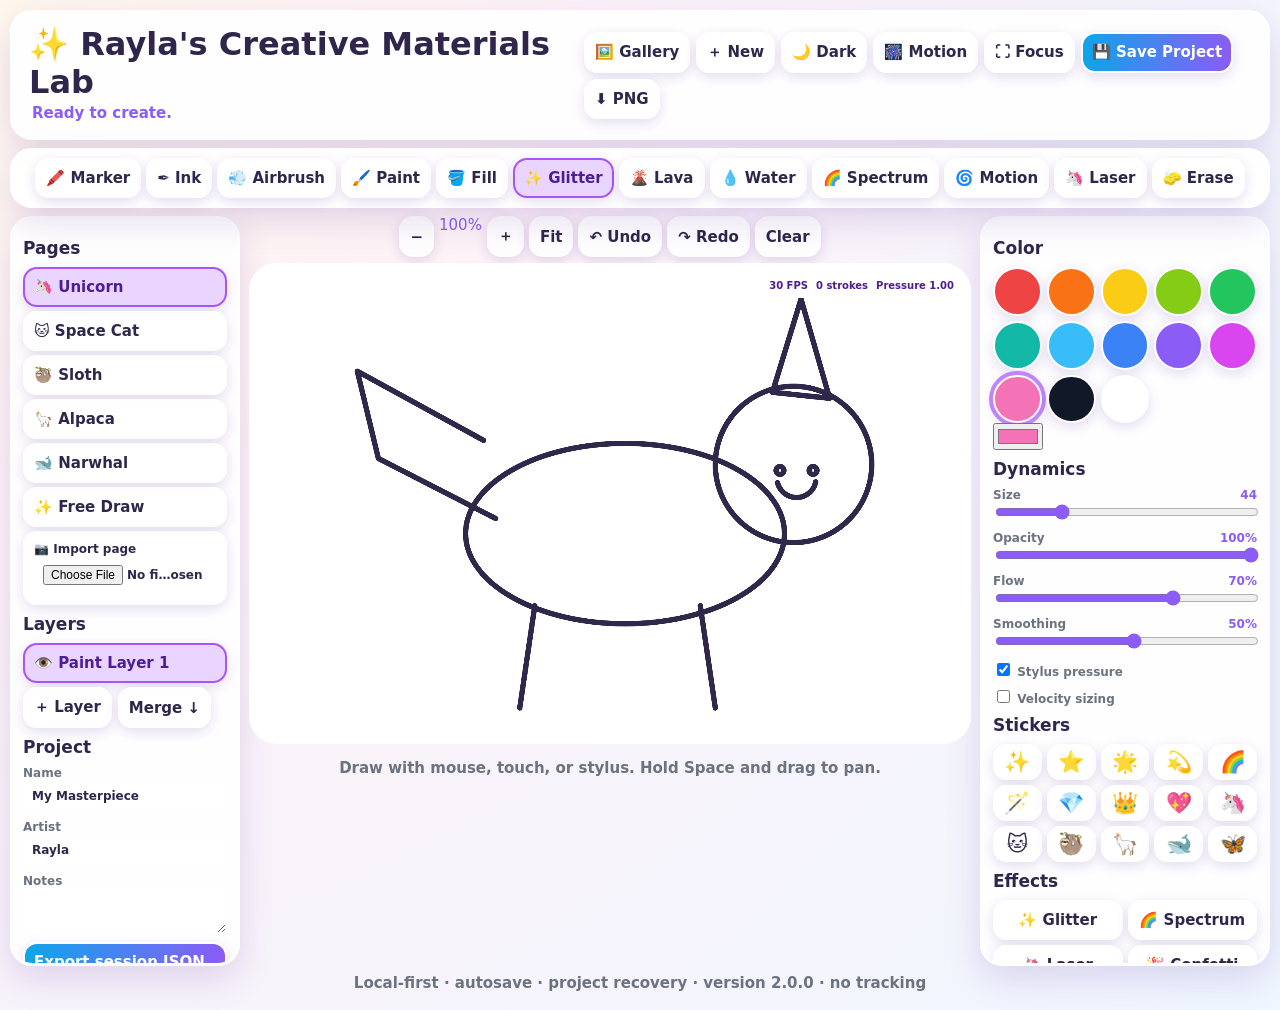
<file: index.html>
<!doctype html><html lang="en" data-theme="light"><head><meta charset="utf-8"><meta name="viewport" content="width=device-width,initial-scale=1,viewport-fit=cover"><meta name="theme-color" content="#8b5cf6"><title>Rayla's Creative Materials Lab</title><link rel="manifest" href="/manifest.webmanifest"><link rel="stylesheet" href="/static/styles.css"></head>
<body><a class="skip" href="#workspace">Skip to canvas</a>
<header><div><h1>✨ Rayla's Creative Materials Lab</h1><p id="status" role="status" aria-live="polite">Ready to create.</p></div><div class="actions"><button id="galleryBtn">🖼️ Gallery</button><button id="newBtn">＋ New</button><button id="themeBtn">🌙 Dark</button><button id="motionBtn">🎆 Motion</button><button id="focusBtn">⛶ Focus</button><button id="saveProjectBtn" class="primary">💾 Save Project</button><button id="exportBtn">⬇ PNG</button></div></header>
<nav id="tools" aria-label="Creative tools"></nav>
<main id="workspace"><aside class="panel left"><h2>Pages</h2><div id="pages"></div><label class="file">📷 Import page<input id="upload" type="file" accept="image/png,image/jpeg,image/webp"></label><h2>Layers</h2><div id="layers"></div><div class="row"><button id="addLayer">＋ Layer</button><button id="mergeLayer">Merge ↓</button></div><h2>Project</h2><label>Name<input id="projectName" value="My Masterpiece" maxlength="80"></label><label>Artist<input id="artist" value="Rayla" maxlength="80"></label><label>Notes<textarea id="notes" maxlength="1000"></textarea></label><button id="sessionBtn" class="wide">Export session JSON</button></aside>
<section class="stage"><div class="viewbar"><button id="zoomOut">−</button><output id="zoomOutText">100%</output><button id="zoomIn">＋</button><button id="fitBtn">Fit</button><button id="undoBtn">↶ Undo</button><button id="redoBtn">↷ Redo</button><button id="clearBtn">Clear</button></div><div id="viewport"><div id="canvasWrap"><canvas id="bg" width="2400" height="1600"></canvas><div id="layerStack"></div><canvas id="fx" width="2400" height="1600"></canvas><div id="telemetry"><span id="fps">60 FPS</span><span id="strokeCount">0 strokes</span><span id="pressure">Pressure 1.00</span></div></div></div><p class="hint">Draw with mouse, touch, or stylus. Hold Space and drag to pan.</p></section>
<aside class="panel right"><h2>Color</h2><div id="colors"></div><input id="customColor" type="color" value="#f472b6" aria-label="Custom color"><h2>Dynamics</h2><label>Size <output id="sizeOutput">44</output><input id="size" type="range" min="2" max="180" value="44"></label><label>Opacity <output id="opacityOutput">100%</output><input id="opacity" type="range" min="5" max="100" value="100"></label><label>Flow <output id="flowOutput">70%</output><input id="flow" type="range" min="5" max="100" value="70"></label><label>Smoothing <output id="smoothingOutput">50%</output><input id="smoothing" type="range" min="0" max="95" value="50"></label><label><input id="pressureOn" type="checkbox" checked> Stylus pressure</label><label><input id="velocityOn" type="checkbox"> Velocity sizing</label><h2>Stickers</h2><div id="stickers"></div><h2>Effects</h2><div id="effects"><button data-effect="glitter">✨ Glitter</button><button data-effect="spectrum">🌈 Spectrum</button><button data-effect="laser">🦄 Laser</button><button data-effect="confetti">🎉 Confetti</button></div></aside></main>
<dialog id="gallery"><form method="dialog"><header><h2>Artwork Gallery</h2><button>✕</button></header></form><div id="galleryGrid"></div></dialog><dialog id="confirm"><h2>Clear active layer?</h2><p>This can be undone.</p><div class="row"><button id="cancelClear">Cancel</button><button id="confirmClear" class="danger">Clear</button></div></dialog>
<footer>Local-first · autosave · project recovery · version 2.0.0 · no tracking</footer><script type="module" src="/static/js/app.js"></script></body></html>
</file>
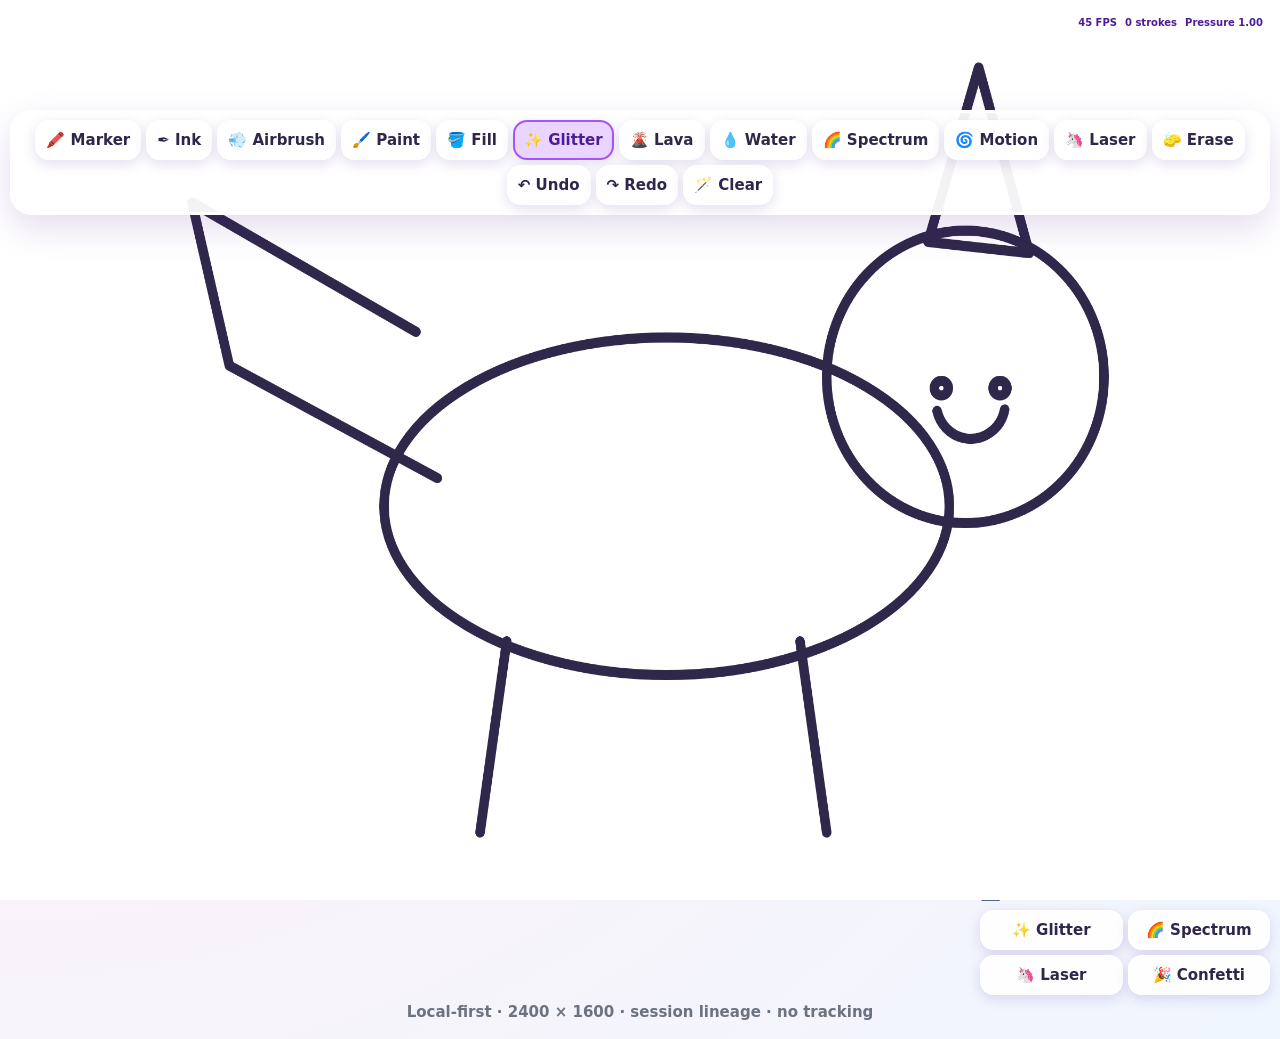
<file: static/index.html>
<!doctype html><html data-theme="light"><head><meta charset="utf-8"><meta name="viewport" content="width=device-width,initial-scale=1"><title>Rayla's Creative Materials Lab</title><link rel="stylesheet" href="/static/styles.css"></head><body><header><div><h1>🔬🎨 Rayla's Creative Materials Lab</h1><p>High-resolution magical coloring and material experiments</p></div><div><button id="theme">🌙 Dark</button><button id="sound">🔊 Sound</button><button id="focus">⛶ Focus</button><button id="save">⬇ Export 4K</button></div></header><nav id="tools"></nav><main><aside><h2>📚 Pages</h2><div id="pages"></div><input id="upload" type="file" accept="image/*" hidden><button id="uploadBtn" class="wide">📷 Import page</button><h2>🧪 Session</h2><label>Artist<input id="artist" value="Rayla"></label><label>Project<input id="project" value="Creative Materials Lab"></label><label>Notes<textarea id="notes"></textarea></label><button id="session" class="wide">📋 Export session</button></aside><section><div class="canvas"><canvas id="bg" width="2400" height="1600"></canvas><canvas id="draw" width="2400" height="1600"></canvas><canvas id="fx" width="2400" height="1600"></canvas><b id="badge">🦄 Unicorn</b><div id="telemetry"><span id="fps">60 FPS</span><span id="strokes">0 strokes</span><span id="pressure">Pressure 1.00</span></div></div><p id="msg">✨ Select a material and experiment.</p></section><aside><h2>🌈 Color</h2><div id="colors"></div><input id="custom" type="color" value="#f472b6"><h2>⚙️ Dynamics</h2><label>Size <output id="sizeOut">44</output><input id="size" type="range" min="2" max="140" value="44"></label><label>Opacity <output id="opacityOut">100%</output><input id="opacity" type="range" min="5" max="100" value="100"></label><label>Flow <output id="flowOut">70%</output><input id="flow" type="range" min="5" max="100" value="70"></label><label>Smoothing <output id="smoothOut">50%</output><input id="smooth" type="range" min="0" max="95" value="50"></label><label><input id="pressureOn" type="checkbox" checked> Stylus pressure</label><label><input id="velocityOn" type="checkbox"> Velocity sizing</label><h2>✨ Stickers</h2><div id="stickers"></div><h2>🎆 Controlled effects</h2><div id="effects"><button data-e="glitter">✨ Glitter</button><button data-e="spectrum">🌈 Spectrum</button><button data-e="laser">🦄 Laser</button><button data-e="confetti">🎉 Confetti</button></div></aside></main><dialog id="clearDlg"><h2>Clear drawing layer?</h2><button id="cancel">Keep it</button><button id="confirm">Clear</button></dialog><footer>Local-first · 2400 × 1600 · session lineage · no tracking</footer><script src="/static/app.js"></script></body></html>
</file>
<file: static/styles.css>
:root{--a:#fff7ed;--b:#fdf2f8;--c:#eff6ff;--panel:#fffffff0;--ink:#30264b;--muted:#6b7280;--accent:#8b5cf6;--edge:#fff;--shadow:#4c1d9526;--danger:#dc2626}html[data-theme=dark]{--a:#11101a;--b:#21142d;--c:#102232;--panel:#211b30f2;--ink:#f8f4ff;--muted:#c4b5d4;--accent:#c084fc;--edge:#443956;--shadow:#0009;color-scheme:dark}*{box-sizing:border-box}body{margin:0;padding:10px;background:radial-gradient(circle at top left,var(--a),var(--b) 35%,var(--c));color:var(--ink);font:15px ui-rounded,system-ui,sans-serif;min-height:100vh}button,input,textarea{font:inherit}button,.file{border:2px solid var(--edge);background:var(--panel);color:var(--ink);border-radius:14px;padding:9px;cursor:pointer;box-shadow:0 4px 13px var(--shadow);font-weight:800}button:focus-visible,input:focus-visible,textarea:focus-visible,.file:focus-within{outline:4px solid #22d3ee;outline-offset:2px}.primary,.wide{background:linear-gradient(90deg,#0ea5e9,#8b5cf6);color:#fff}.danger{background:var(--danger);color:#fff}.skip{position:fixed;left:-999px}.skip:focus{left:10px;top:10px;z-index:99;background:white;padding:10px}header,.panel,nav{background:var(--panel);border:3px solid var(--edge);border-radius:22px;box-shadow:0 13px 35px var(--shadow)}body>header{display:flex;justify-content:space-between;align-items:center;padding:12px 16px;gap:10px}h1{margin:0;font-size:clamp(19px,3vw,32px)}header p{margin:3px;color:var(--accent);font-weight:800}.actions,.row{display:flex;gap:6px;flex-wrap:wrap}nav{position:sticky;top:4px;z-index:20;display:flex;gap:5px;flex-wrap:wrap;justify-content:center;padding:7px;margin:8px 0}.tool.active,.page.active,.layer.active{background:#e9d5ff;color:#4c1d95;border-color:#a855f7}main{display:grid;grid-template-columns:230px minmax(540px,1fr) 290px;gap:9px;max-width:2000px;margin:auto}.panel{padding:10px;align-self:start;max-height:calc(100vh - 150px);overflow:auto}h2{font-size:17px;margin:9px 0}.page,.layer,.wide,.file{display:block;width:100%;margin:4px 0;text-align:left}.file input{display:none}label{display:block;margin:8px 0;font-size:12px;font-weight:900;color:var(--muted)}label input:not([type=checkbox]):not([type=range]),textarea{display:block;width:100%;padding:8px;border:1px solid var(--edge);border-radius:9px;background:var(--panel);color:var(--ink)}input[type=range]{width:100%;accent-color:var(--accent)}output{float:right;color:var(--accent)}.stage{min-width:0}.viewbar{display:flex;justify-content:center;gap:5px;margin-bottom:6px;flex-wrap:wrap}#viewport{overflow:hidden;max-height:calc(100vh - 220px);border-radius:28px;background:#dbeafe;min-height:400px;display:flex;align-items:center;justify-content:center;touch-action:none}#canvasWrap{position:relative;width:100%;aspect-ratio:3/2;background:#fff;transform-origin:center}canvas,.paint-layer,#layerStack{position:absolute;inset:0;width:100%;height:100%}#layerStack{z-index:2}.paint-layer{touch-action:none}#fx{z-index:3;pointer-events:none}#telemetry{position:absolute;z-index:5;right:10px;top:10px;display:flex;gap:8px;background:#fffffff0;color:#4c1d95;border-radius:99px;padding:7px;font-size:10px;font-weight:900}.hint{text-align:center;color:var(--muted);font-weight:700}#colors,#stickers{display:grid;grid-template-columns:repeat(5,1fr);gap:5px}.color{aspect-ratio:1;border-radius:50%;padding:0}.color.active{outline:4px solid #c084fc}.sticker{font-size:21px;padding:4px}#effects{display:grid;grid-template-columns:1fr 1fr;gap:5px}footer{text-align:center;color:var(--muted);font-weight:800;margin:8px}dialog{width:min(900px,92vw);max-height:85vh;border:3px solid var(--edge);border-radius:24px;background:var(--panel);color:var(--ink);box-shadow:0 20px 80px #0007}dialog>form>header{display:flex;justify-content:space-between;align-items:center}.gallery-grid{display:grid;grid-template-columns:repeat(auto-fill,minmax(180px,1fr));gap:12px}.card{background:var(--panel);border:2px solid var(--edge);border-radius:18px;padding:8px}.card img{width:100%;aspect-ratio:3/2;object-fit:cover;border-radius:12px}.focus body>header,.focus nav,.focus .panel,.focus footer,.focus .hint{display:none}.focus main{display:block}.focus #viewport{max-height:none;height:calc(100vh - 60px)}@media(prefers-reduced-motion:reduce){*{animation:none!important;transition:none!important}}@media(max-width:1200px){main{grid-template-columns:1fr}.stage{grid-row:1}.panel{max-height:none}#viewport{max-height:none}}@media(max-width:680px){body>header{display:block}.actions{margin-top:8px}.tool span{display:none}#telemetry{display:none}#viewport{min-height:280px}}
</file>
